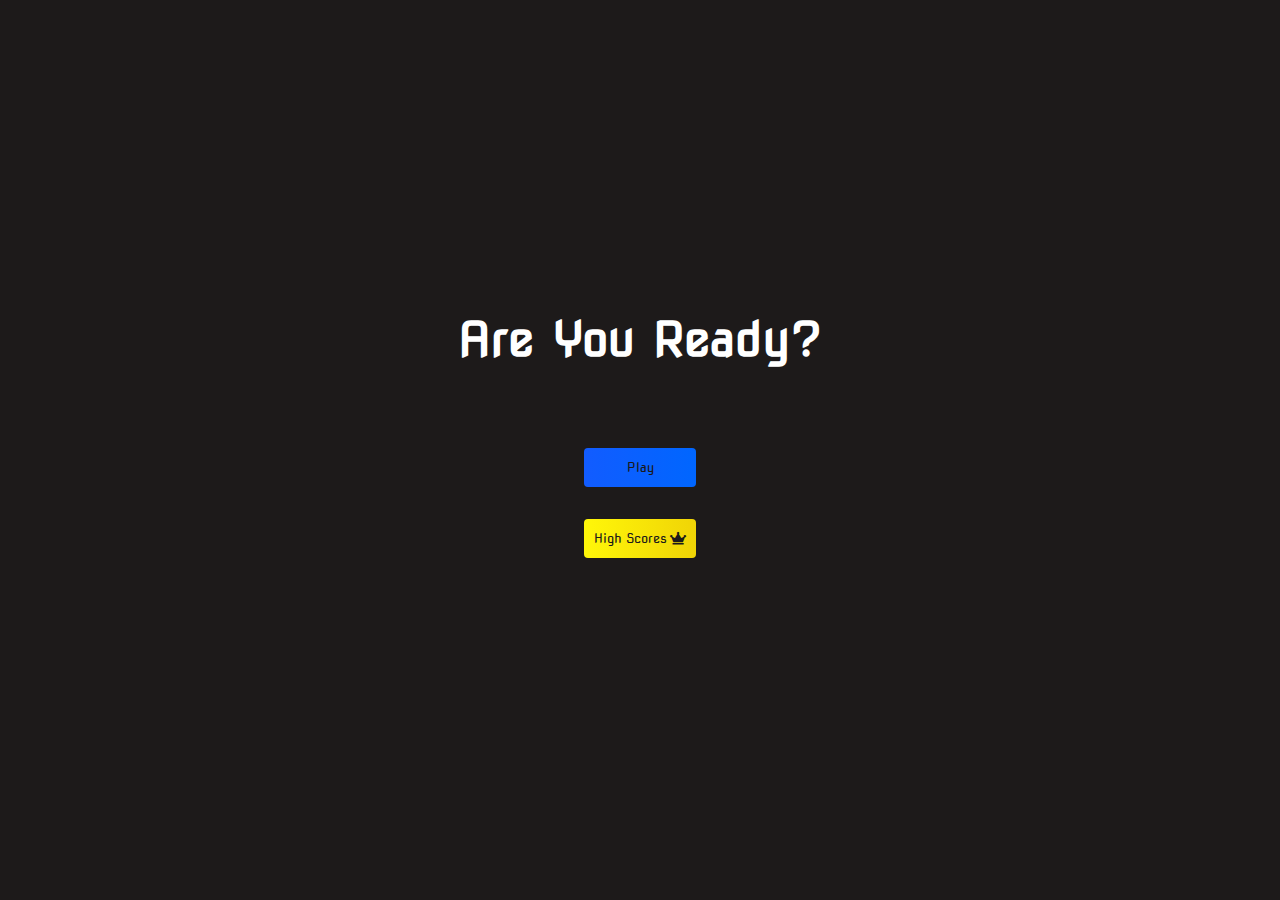
<file: src/html/index.html>
<!DOCTYPE html>
<html lang="en">

<head>
    <meta charset="UTF-8">
    <meta name="viewport" content="width=device-width, initial-scale=1.0">
    <title>Home Page</title>
    <link rel="stylesheet" href="/src/css/style.css">
    <link rel="stylesheet" href="https://cdnjs.cloudflare.com/ajax/libs/font-awesome/5.15.0/css/all.min.css" />
</head>

<body>
    <div class="container">
        <div class="flex-center flex-coloumn" id="home">
            <h1>Are You Ready?</h1>
            <a href="/src/html/game.html" class="btn""> Play</a>
            <a href="/src/html/highscores.html" id="highscore-btn" class="btn">High Scores<i class="fas fa-crown"></i></a>
        </div>
    </div>
</body>

</html>
</file>
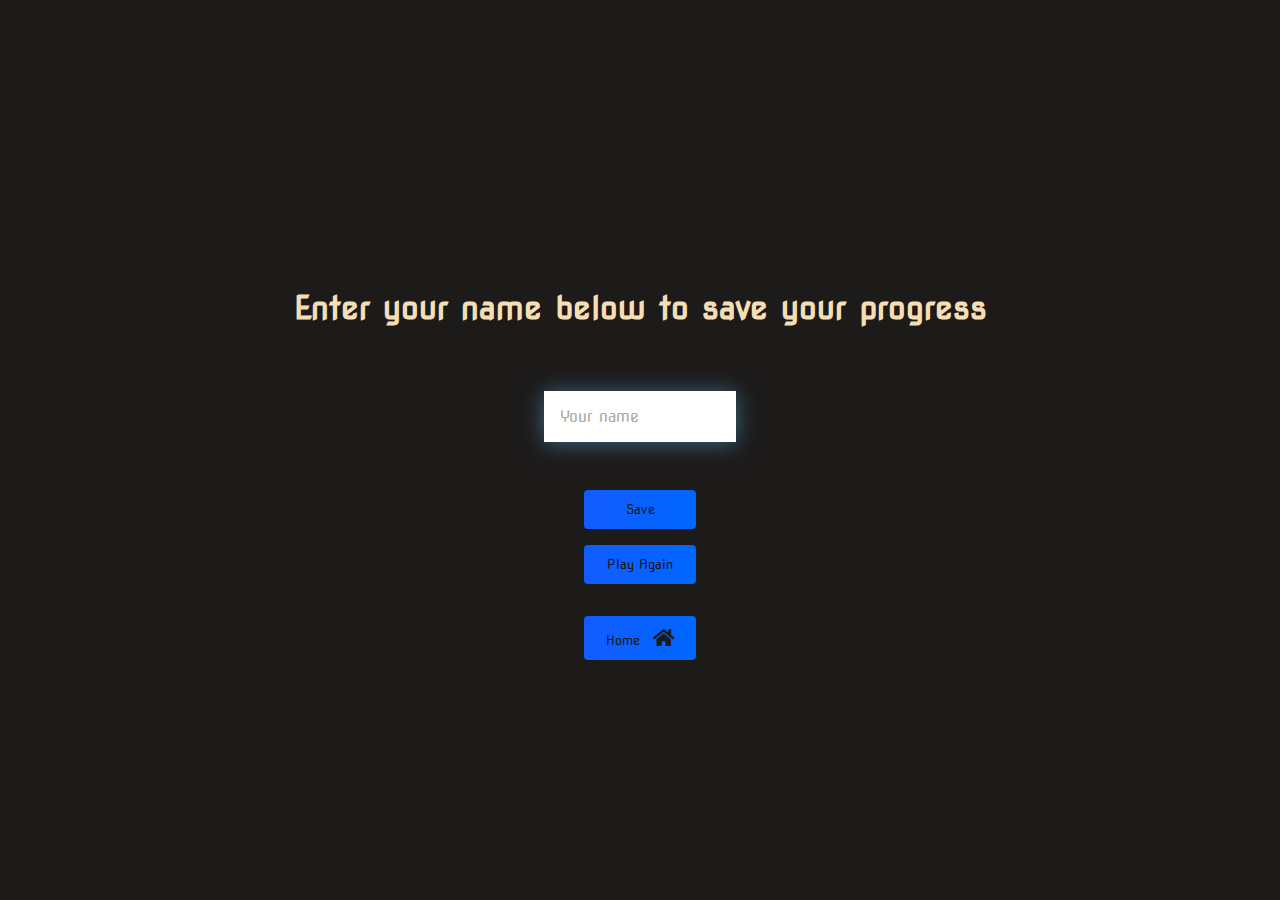
<file: src/html/end.html>
<!DOCTYPE html>
<html lang="en">
<head>
    <meta charset="UTF-8">
    <meta name="viewport" content="width=device-width, initial-scale=1.0">
    <title>Well Done!</title>
    <link rel="stylesheet" href="/src/css/style.css">
    <link rel="stylesheet" href="https://cdnjs.cloudflare.com/ajax/libs/font-awesome/5.15.0/css/all.min.css" />
</head>
<body>
    <div class="container">
        <div id="end" class="flex-center flex-coloumn">
            <h1 id="finalScore">0</h1>
            <form class="form-container">
                <h2 id="end-text">Enter your name below to save your progress</h2>
                <input type="text" name="name" id="username" placeholder="Your name"  /> 
                <button class='btn' id="saveScoreBtn" type="submit" onclick="saveHighScore(event)" disabled>Save</button>
            </form>
            <a href="/game.html" class="btn">Play Again</a>
            <a href="/index.html" class="btn">Home <i class="fas fa-home"></i></a>
        </div>
    </div>
    <script src="/src/js/end.js"></script>
</body>
</html>
</file>
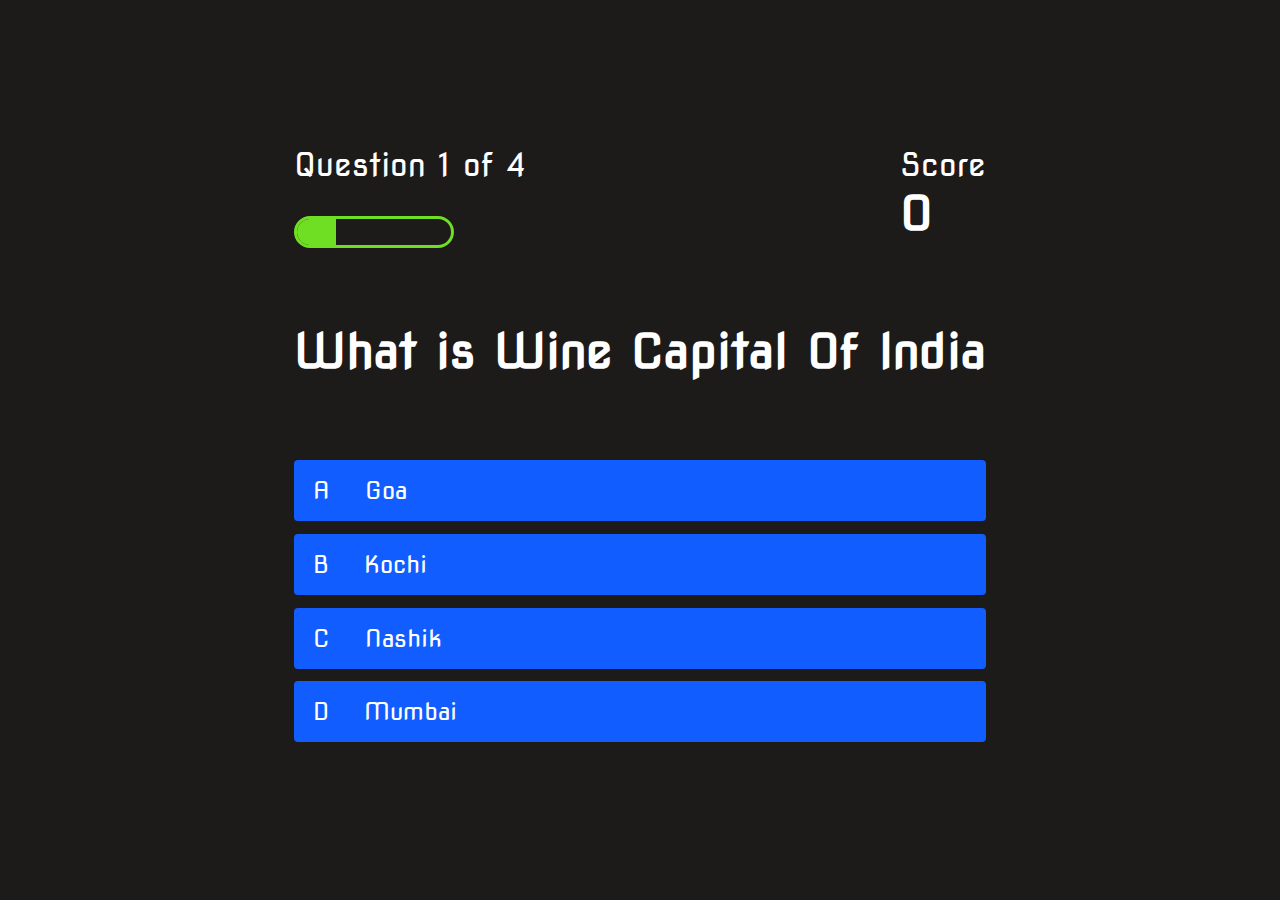
<file: src/html/game.html>
<!DOCTYPE html>
<html lang="en">
<head>
    <meta charset="UTF-8">
    <meta name="viewport" content="width=device-width, initial-scale=1.0">
    <title>Game Page</title>
    <link rel="stylesheet" href="/src/css/game.css">
    <link rel="stylesheet" href="/src/css/style.css">

</head>
<body>
    <div class="container">
        <div id="game" class="justify-center flex-coloumn">
            <div id="hud">
                <div id="hud-item">
                   <p id="progressText" class="hud-prefix">
                        Question
                   </p> 
                   <div id="progressBar">
                       <div id="progressBarFull">

                       </div>
                   </div>
                </div>

                <div class="hud-item">
                    <p class="hud-prefix">
                        Score
                    </p>
                    <h1 class="hud-main-text" id="score">
                        0
                    </h1>
                </div>
            </div>

            <h1 id="question">What is the answer of question</h1>
            <div class="choice-container">
                <p class="choice-prefix">A</p>
                <div class="choice-text" data-number="1">Choice 1</div>
            </div>            
            <div class="choice-container">
                <p class="choice-prefix">B</p>
                <div class="choice-text" data-number="2">Choice 2</div>
            </div>            
            <div class="choice-container">
                <p class="choice-prefix">C</p>
                <div class="choice-text" data-number="3">Choice 3</div>
            </div>            
            <div class="choice-container">
                <p class="choice-prefix">D</p>
                <div class="choice-text" data-number="4">Choice 4</div>
            </div>            
        </div>
    </div>

    <script src="/src/js/game.js"></script>
</body>
</html>
</file>
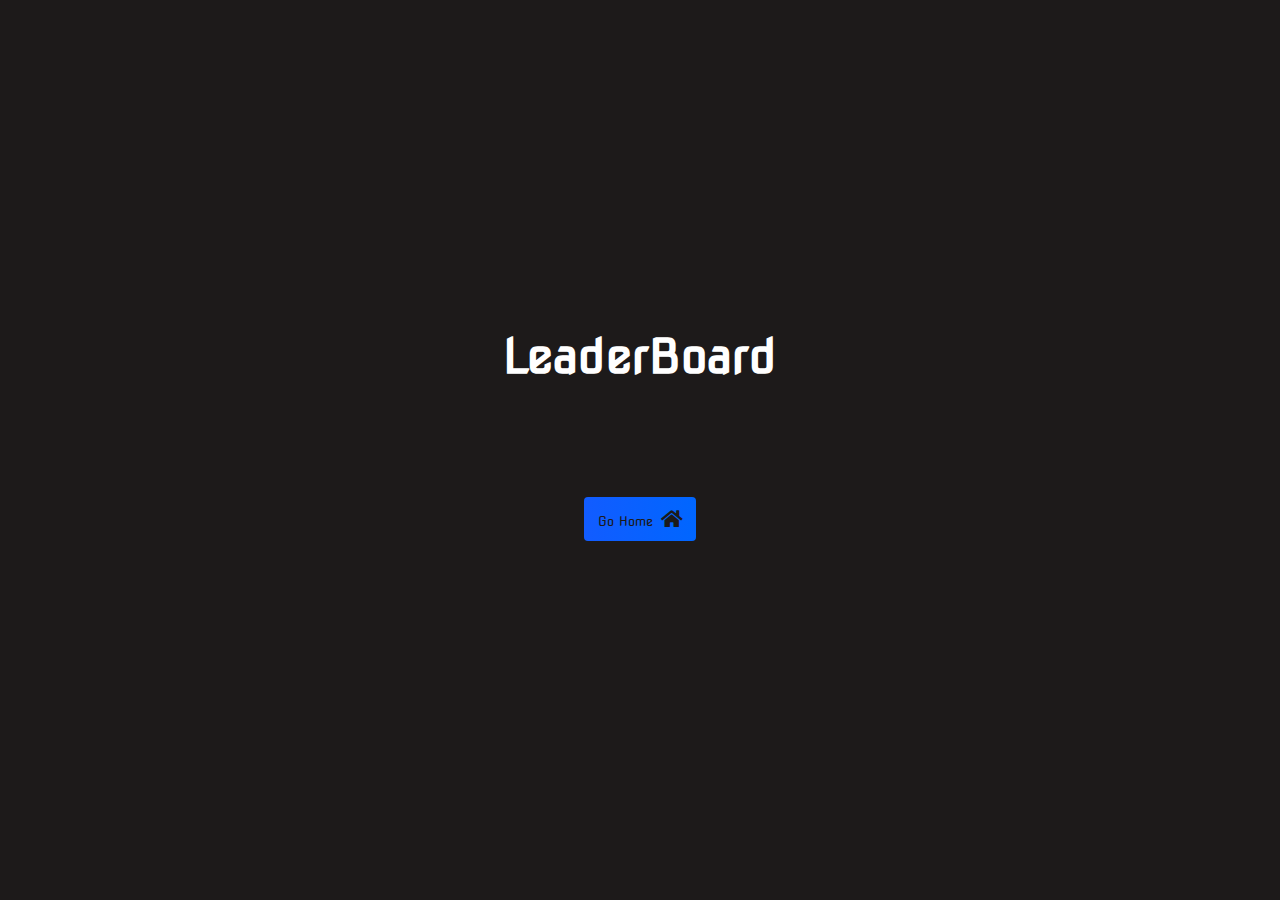
<file: src/html/highscores.html>
<!DOCTYPE html>
<html lang="en">
<head>
    <meta charset="UTF-8">
    <meta name="viewport" content="width=device-width, initial-scale=1.0">
    <title>High Scores</title>
    <link rel="stylesheet" href="/src/css/style.css">
    <link rel="stylesheet" href="/src/css/highscores.css">
    <link rel="stylesheet" href="https://cdnjs.cloudflare.com/ajax/libs/font-awesome/5.15.0/css/all.min.css" />
</head>
<body>
    <div class="container">
        <div id="highScores" class="flex-center flex-coloumn">
            <h1 id="finalScore">LeaderBoard</h1>
            <ul id="highScoresList"> </ul>
            <a href="/src/html/index.html" class="btn">Go Home<i class="fas fa-home"></i></a>

        </div>
    </div>

    <script src="/src/js/highscores.js"></script>
</body>
</html>
</file>
<file: src/css/style.css>
@import url('https://fonts.googleapis.com/css2?family=Nova+Square&display=swap');

:root{
    background-color: rgb(29, 26, 26);
}

*{
    box-sizing: border-box;
    margin: 0;
    padding: 0;
    /* font-size: 1.6rem; */
    font-family: 'Nova Square', cursive;
}

h1{
    font-size: 3rem;
    color: white;
    margin-bottom: 5rem;
}

h2{
    font-size: 4.2rem;
    margin-bottom: 4rem;
}

.container{
    width: 100vh;
    height: 100vh;
    display: flex;
    justify-content: center;
    align-items: center;
    margin: 0 auto;
    padding: 2rem;
}

.flex-coloumn{
    display: flex;
    flex-direction: column;
}
.flex-center{
    justify-content: center;
    align-items: center;
}

.justify-center{
    justify-content: center;
}

.text-center{
    text-align: center;
}

.hidden{
    display: none;
}

.btn{
    font-size: .8rem;
    padding: 12px 4px;
    width: 7rem;
    text-align: center;
    margin-bottom: 2rem;
    text-decoration: none;
    color: rgb(28, 26, 26);
    background: linear-gradient(90deg , rgb(18,92,255)  0% , rgb(0 , 102 ,255) 100%);
    border-radius: 4px;
}

.btn:hover{
    cursor: pointer;
    box-shadow: 0 0.4rem 1.4rem 0 rgba(8,114,244,0.6);
    transition: transform 150ms;
    transform: scale(1.03);
}

.btn[disabled]:hover{
    cursor: pointer;
    box-shadow: none;
    transform: none;
}

#highscore-btn{
    background: linear-gradient(90deg , rgb(255,247,9)  0% , rgb(240 , 212 ,6) 100%);
}

#highscore-btn:hover{
    box-shadow: 0 0.4rem 1.4rem 0 rgba(255,255,0,0.6);
}

.fa-crown{
    font-size: 0.8rem;
    margin-left: 3px;
}

/* End Page Css */

.end-form-container{
    width: 100%;
    display: flex;
    flex-direction: column;
    align-items: center;
    max-width: 30rem;

}

input{
    margin-bottom: 1rem;
    width: 12rem;
    display: block;
    margin: 1rem auto;
    padding: 1rem;
    font-size: 1rem;
    border: none;
    box-shadow: 0 0.1rem 1.4rem 0 rgba(86,185,235,0.5);
}

input::placeholder{
    color: #aaaaaa;
}

#username{
    margin-bottom: 3rem;
    outline: none;
}

#end-text{
    font-size: 2rem;
    color: wheat;
    text-align: center;
}
#saveScoreBtn{
    border: none;
    display: block;
    margin: 1rem auto;
}
.fa-home{
    margin-left:0.5rem ;
    color: rgb(28,26,26);
    font-size: 1.2rem;
}
</file>
<file: src/css/game.css>
body{
    color:white ;
}

.choice-container{
    display: flex;
    margin-bottom: 0.8rem;
    width: 100%;
    border-radius: 4px;
    background: rgb(18,93,255);
    font-size: 1.5rem;
    min-width: 30rem;
}

.choice-container:hover{
    cursor: pointer;
    box-shadow: 0 0.4rem 1.4rem 0 rgba(6,103,247,0.5);
    transform: scale(1.02);
    transition: transform 100ms;
}

.choice-prefix{
    padding: 1rem 1.2rem;
    color: white;
}
.choice-text{
    padding: 1rem;
    width: 100%;
}

.correct{
    background: linear-gradient(32deg , rgba(11,223,36) 0% , rgba(41,232,111) 100%);
}

.incorrect{
    /* background: linear-gradient(32deg , rgba(30,29,29,1) 0% , rgba(255,11,11,1) 100%); */
    background: red;
}

#hud{
    display: flex;
    justify-content: space-between;
}
#hud-item{
    font-size: 14px;
}

.hud-prefix{
    text-align: center;
    font-size: 2rem;
}

.hud-main.text{
    text-align: center;
}

#progressBar{
    width: 10rem;
    height: 2rem;
    border: 0.2rem solid rgb(111,223,36);
    margin-top: 2rem;
    border-radius: 50px;
    overflow: hidden;
}

#progressBarFull{
    height: 100%;
    background:  rgb(111,223,36);
    width: 0%;

}

@media screen and (max-width : 760px){
    .choice-container{
        min-width: 4;
    }
}
</file>
<file: src/css/highscores.css>
body{
    color: white;
}

#highScoresList{
    list-style: none;
    margin-bottom: 2rem;
}

.high-score{
    font-size: 2rem;
    margin-bottom: 0.5rem;
}
</file>
